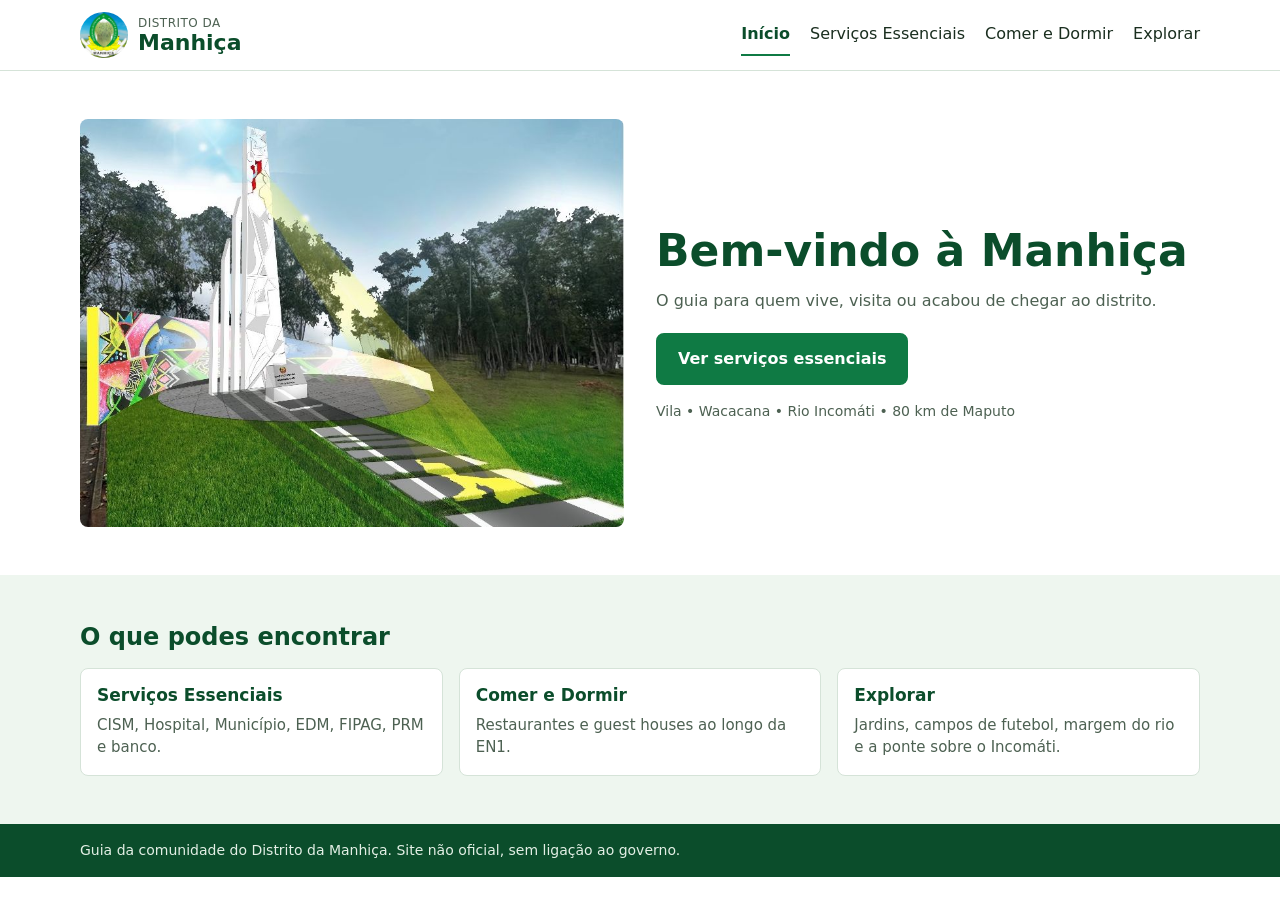
<file: index.html>
<!DOCTYPE html>
<html lang="pt-MZ">
<head>
  <meta charset="UTF-8">
  <meta name="viewport" content="width=device-width, initial-scale=1">
  <title>Manhiça – Guia do Distrito</title>
  <meta name="description" content="Guia da comunidade do Distrito da Manhiça: serviços essenciais, onde comer e dormir e lugares para explorar, para quem vive, visita ou acabou de chegar.">
  <link rel="canonical" href="https://exemplo.com/">
  <link rel="icon" href="favicon.ico" sizes="48x48">
  <link rel="icon" href="favicon-192.png" type="image/png" sizes="192x192">
  <link rel="apple-touch-icon" href="apple-touch-icon.png">
  <meta property="og:type" content="website">
  <meta property="og:locale" content="pt_MZ">
  <meta property="og:site_name" content="Manhiça – Guia do Distrito">
  <meta property="og:title" content="Manhiça – Guia do Distrito">
  <meta property="og:description" content="Guia da comunidade do Distrito da Manhiça: serviços essenciais, onde comer e dormir e lugares para explorar, para quem vive, visita ou acabou de chegar.">
  <meta property="og:url" content="https://exemplo.com/">
  <meta property="og:image" content="https://exemplo.com/og-image.jpg">
  <meta property="og:image:alt" content="Rio Incomáti, Manhiça">
  <meta name="twitter:card" content="summary_large_image">
  <script>document.documentElement.classList.add("js")</script>
  <link rel="stylesheet" href="style.css">
</head>
<body>
<a class="saltar" href="#conteudo">Saltar para o conteúdo</a>
<header class="topo">
  <div class="container topo__linha">
    <a class="marca" href="index.html">
      <img src="logo.png" alt="" width="48" height="46">
      <span><small>Distrito da</small><strong>Manhiça</strong></span>
    </a>
    <button type="button" class="menu-btn" aria-expanded="false" aria-controls="menu-principal" aria-label="Menu"><span></span><span></span><span></span></button>
    <nav id="menu-principal" class="nav" aria-label="Principal"><ul class="menu"><li><a href="index.html" aria-current="page">Início</a></li><li><a href="servicos-essenciais.html">Serviços Essenciais</a></li><li><a href="comer-e-dormir.html">Comer e Dormir</a></li><li><a href="explorar.html">Explorar</a></li></ul></nav>
  </div>
</header>
<main id="conteudo">
<section class="container hero">
  <img src="hero.jpg" alt="Rio Incomáti" width="832" height="760" fetchpriority="high">
  <div>
    <h1>Bem-vindo à Manhiça</h1>
    <p>O guia para quem vive, visita ou acabou de chegar ao distrito.</p>
    <a class="btn" href="servicos-essenciais.html">Ver serviços essenciais</a>
    <p class="detalhe">Vila • Wacacana • Rio Incomáti • 80 km de Maputo</p>
  </div>
</section>
<section class="secao"><div class="container">
  <h2>O que podes encontrar</h2>
  <ul class="grade">
    <li><a class="cartao cartao--link" href="servicos-essenciais.html"><h3>Serviços Essenciais</h3><p>CISM, Hospital, Município, EDM, FIPAG, PRM e banco.</p></a></li>
    <li><a class="cartao cartao--link" href="comer-e-dormir.html"><h3>Comer e Dormir</h3><p>Restaurantes e guest houses ao longo da EN1.</p></a></li>
    <li><a class="cartao cartao--link" href="explorar.html"><h3>Explorar</h3><p>Jardins, campos de futebol, margem do rio e a ponte sobre o Incomáti.</p></a></li>
  </ul>
</div></section>
</main>
<footer class="rodape"><div class="container">Guia da comunidade do Distrito da Manhiça. Site não oficial, sem ligação ao governo.</div></footer>
<script src="script.js"></script>
</body>
</html>
</file>
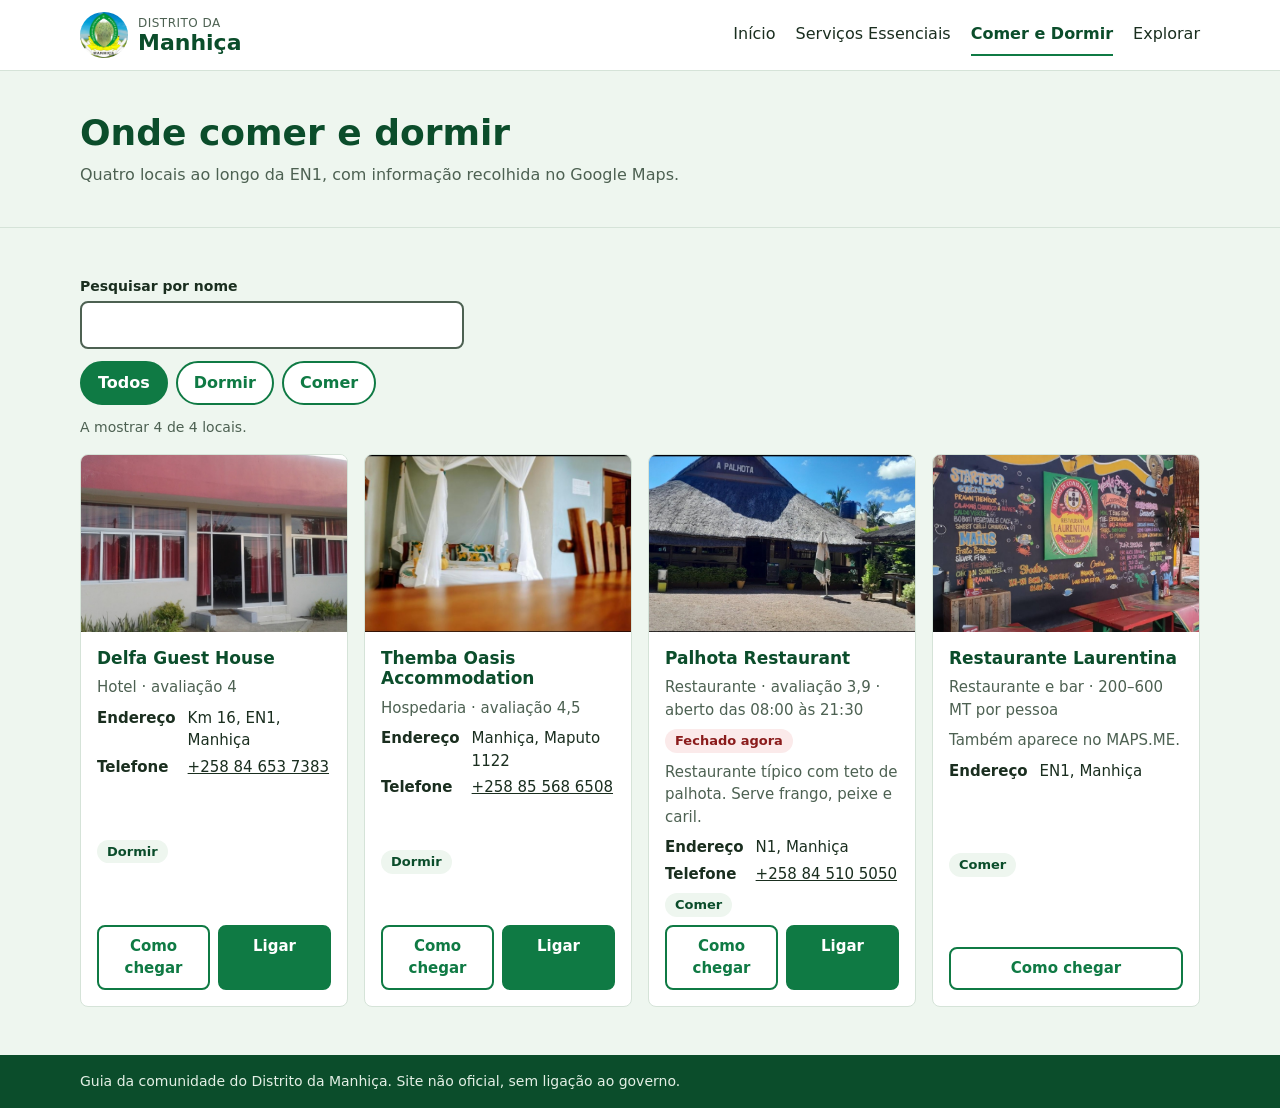
<file: comer-e-dormir.html>
<!DOCTYPE html>
<html lang="pt-MZ">
<head>
  <meta charset="UTF-8">
  <meta name="viewport" content="width=device-width, initial-scale=1">
  <title>Comer e Dormir – Manhiça</title>
  <meta name="description" content="Restaurantes e guest houses ao longo da EN1, na Manhiça, com moradas, telefones e indicações de como chegar.">
  <link rel="canonical" href="https://exemplo.com/comer-e-dormir.html">
  <link rel="icon" href="favicon.ico" sizes="48x48">
  <link rel="icon" href="favicon-192.png" type="image/png" sizes="192x192">
  <link rel="apple-touch-icon" href="apple-touch-icon.png">
  <meta property="og:type" content="website">
  <meta property="og:locale" content="pt_MZ">
  <meta property="og:site_name" content="Manhiça – Guia do Distrito">
  <meta property="og:title" content="Comer e Dormir – Manhiça">
  <meta property="og:description" content="Restaurantes e guest houses ao longo da EN1, na Manhiça, com moradas, telefones e indicações de como chegar.">
  <meta property="og:url" content="https://exemplo.com/comer-e-dormir.html">
  <meta property="og:image" content="https://exemplo.com/og-image.jpg">
  <meta property="og:image:alt" content="Rio Incomáti, Manhiça">
  <meta name="twitter:card" content="summary_large_image">
  <script>document.documentElement.classList.add("js")</script>
  <link rel="stylesheet" href="style.css">
</head>
<body>
<a class="saltar" href="#conteudo">Saltar para o conteúdo</a>
<header class="topo">
  <div class="container topo__linha">
    <a class="marca" href="index.html">
      <img src="logo.png" alt="" width="48" height="46">
      <span><small>Distrito da</small><strong>Manhiça</strong></span>
    </a>
    <button type="button" class="menu-btn" aria-expanded="false" aria-controls="menu-principal" aria-label="Menu"><span></span><span></span><span></span></button>
    <nav id="menu-principal" class="nav" aria-label="Principal"><ul class="menu"><li><a href="index.html">Início</a></li><li><a href="servicos-essenciais.html">Serviços Essenciais</a></li><li><a href="comer-e-dormir.html" aria-current="page">Comer e Dormir</a></li><li><a href="explorar.html">Explorar</a></li></ul></nav>
  </div>
</header>
<main id="conteudo">
<section class="cabecalho"><div class="container"><h1>Onde comer e dormir</h1><p>Quatro locais ao longo da EN1, com informação recolhida no Google Maps.</p></div></section>
<section class="secao"><div class="container">
<div class="busca" data-busca="lista" hidden><label for="busca-lista">Pesquisar por nome</label><input type="search" id="busca-lista" autocomplete="off"></div>
<div class="filtros" role="group" aria-label="Filtrar por categoria" data-filtros="lista" hidden><button type="button" data-filtro="todos" aria-pressed="true">Todos</button><button type="button" data-filtro="dormir" aria-pressed="false">Dormir</button><button type="button" data-filtro="comer" aria-pressed="false">Comer</button></div>
<p class="estado" id="lista-estado" role="status"></p>
<ul class="grade" id="lista">
<li class="cartao" data-cat="dormir"><img src="delfa.jpg" alt="Delfa Guest House" width="800" height="533" loading="lazy"><div class="cartao__corpo"><h2>Delfa Guest House</h2><p>Hotel · avaliação 4</p><dl class="dados"><dt>Endereço</dt><dd>Km 16, EN1, Manhiça</dd><dt>Telefone</dt><dd><a href="tel:+258846537383">+258 84 653 7383</a></dd></dl><span class="etiqueta">Dormir</span><div class="acoes"><a class="btn btn--contorno" href="https://www.google.com/maps/search/?api=1&amp;query=Km+16+EN1+Manhi%C3%A7a" aria-label="Como chegar a Delfa Guest House (Google Maps)">Como chegar</a><a class="btn" href="tel:+258846537383" aria-label="Ligar para Delfa Guest House">Ligar</a></div></div></li>
<li class="cartao" data-cat="dormir"><img src="themba.jpg" alt="Themba Oasis Accommodation" width="800" height="533" loading="lazy"><div class="cartao__corpo"><h2>Themba Oasis Accommodation</h2><p>Hospedaria · avaliação 4,5</p><dl class="dados"><dt>Endereço</dt><dd>Manhiça, Maputo 1122</dd><dt>Telefone</dt><dd><a href="tel:+258855686508">+258 85 568 6508</a></dd></dl><span class="etiqueta">Dormir</span><div class="acoes"><a class="btn btn--contorno" href="https://www.google.com/maps/search/?api=1&amp;query=Themba+Oasis+Manhi%C3%A7a" aria-label="Como chegar a Themba Oasis Accommodation (Google Maps)">Como chegar</a><a class="btn" href="tel:+258855686508" aria-label="Ligar para Themba Oasis Accommodation">Ligar</a></div></div></li>
<li class="cartao" data-cat="comer"><img src="palhota.jpg" alt="Palhota Restaurant" width="800" height="533" loading="lazy"><div class="cartao__corpo"><h2>Palhota Restaurant</h2><p>Restaurante · avaliação 3,9 · aberto das 08:00 às 21:30</p><span class="aberto" data-abre="08:00" data-fecha="21:30" hidden></span><p>Restaurante típico com teto de palhota. Serve frango, peixe e caril.</p><dl class="dados"><dt>Endereço</dt><dd>N1, Manhiça</dd><dt>Telefone</dt><dd><a href="tel:+258845105050">+258 84 510 5050</a></dd></dl><span class="etiqueta">Comer</span><div class="acoes"><a class="btn btn--contorno" href="https://www.google.com/maps/search/?api=1&amp;query=Palhota+Restaurant+N1+Manhi%C3%A7a" aria-label="Como chegar a Palhota Restaurant (Google Maps)">Como chegar</a><a class="btn" href="tel:+258845105050" aria-label="Ligar para Palhota Restaurant">Ligar</a></div></div></li>
<li class="cartao" data-cat="comer"><img src="laurentina.jpg" alt="Restaurante Laurentina" width="800" height="533" loading="lazy"><div class="cartao__corpo"><h2>Restaurante Laurentina</h2><p>Restaurante e bar · 200–600 MT por pessoa</p><p>Também aparece no MAPS.ME.</p><dl class="dados"><dt>Endereço</dt><dd>EN1, Manhiça</dd></dl><span class="etiqueta">Comer</span><div class="acoes"><a class="btn btn--contorno" href="https://www.google.com/maps/search/?api=1&amp;query=Restaurante+Laurentina+EN1+Manhi%C3%A7a" aria-label="Como chegar a Restaurante Laurentina (Google Maps)">Como chegar</a></div></div></li>
</ul>
</div></section>
</main>
<footer class="rodape"><div class="container">Guia da comunidade do Distrito da Manhiça. Site não oficial, sem ligação ao governo.</div></footer>
<script src="script.js"></script>
</body>
</html>
</file>
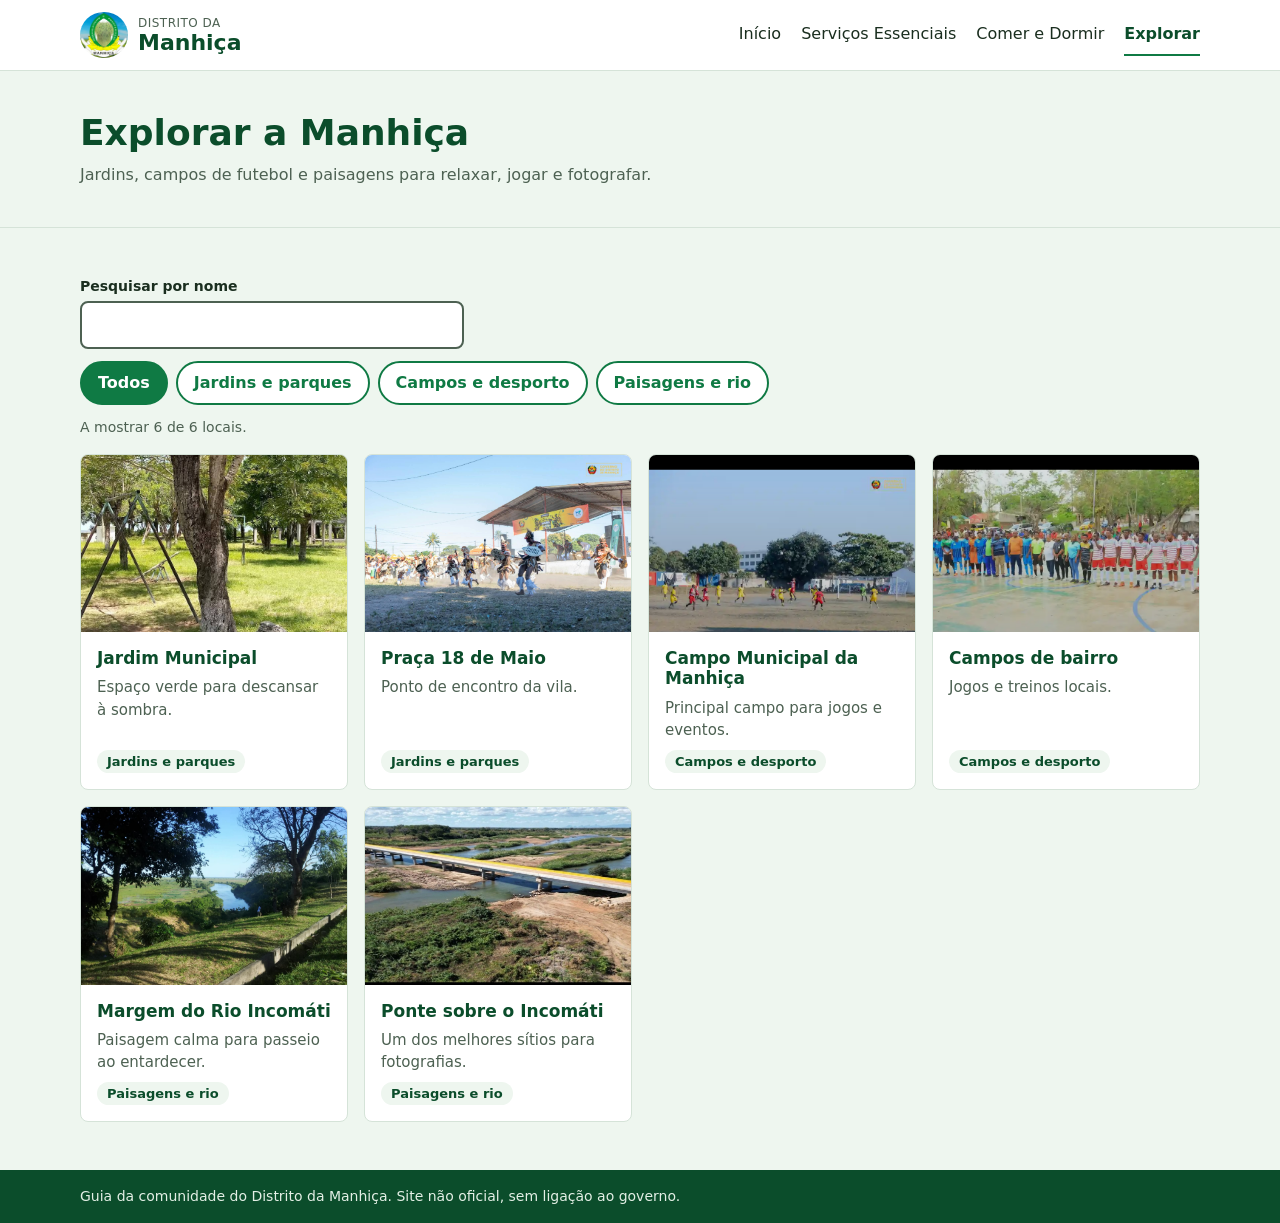
<file: explorar.html>
<!DOCTYPE html>
<html lang="pt-MZ">
<head>
  <meta charset="UTF-8">
  <meta name="viewport" content="width=device-width, initial-scale=1">
  <title>Explorar – Distrito da Manhiça</title>
  <meta name="description" content="Jardins, campos de futebol, a margem do Rio Incomáti e a ponte sobre o Incomáti: lugares para visitar na Manhiça.">
  <link rel="canonical" href="https://exemplo.com/explorar.html">
  <link rel="icon" href="favicon.ico" sizes="48x48">
  <link rel="icon" href="favicon-192.png" type="image/png" sizes="192x192">
  <link rel="apple-touch-icon" href="apple-touch-icon.png">
  <meta property="og:type" content="website">
  <meta property="og:locale" content="pt_MZ">
  <meta property="og:site_name" content="Manhiça – Guia do Distrito">
  <meta property="og:title" content="Explorar – Distrito da Manhiça">
  <meta property="og:description" content="Jardins, campos de futebol, a margem do Rio Incomáti e a ponte sobre o Incomáti: lugares para visitar na Manhiça.">
  <meta property="og:url" content="https://exemplo.com/explorar.html">
  <meta property="og:image" content="https://exemplo.com/og-image.jpg">
  <meta property="og:image:alt" content="Rio Incomáti, Manhiça">
  <meta name="twitter:card" content="summary_large_image">
  <script>document.documentElement.classList.add("js")</script>
  <link rel="stylesheet" href="style.css">
</head>
<body>
<a class="saltar" href="#conteudo">Saltar para o conteúdo</a>
<header class="topo">
  <div class="container topo__linha">
    <a class="marca" href="index.html">
      <img src="logo.png" alt="" width="48" height="46">
      <span><small>Distrito da</small><strong>Manhiça</strong></span>
    </a>
    <button type="button" class="menu-btn" aria-expanded="false" aria-controls="menu-principal" aria-label="Menu"><span></span><span></span><span></span></button>
    <nav id="menu-principal" class="nav" aria-label="Principal"><ul class="menu"><li><a href="index.html">Início</a></li><li><a href="servicos-essenciais.html">Serviços Essenciais</a></li><li><a href="comer-e-dormir.html">Comer e Dormir</a></li><li><a href="explorar.html" aria-current="page">Explorar</a></li></ul></nav>
  </div>
</header>
<main id="conteudo">
<section class="cabecalho"><div class="container"><h1>Explorar a Manhiça</h1><p>Jardins, campos de futebol e paisagens para relaxar, jogar e fotografar.</p></div></section>
<section class="secao"><div class="container">
<div class="busca" data-busca="lista" hidden><label for="busca-lista">Pesquisar por nome</label><input type="search" id="busca-lista" autocomplete="off"></div>
<div class="filtros" role="group" aria-label="Filtrar por categoria" data-filtros="lista" hidden><button type="button" data-filtro="todos" aria-pressed="true">Todos</button><button type="button" data-filtro="jardins" aria-pressed="false">Jardins e parques</button><button type="button" data-filtro="campos" aria-pressed="false">Campos e desporto</button><button type="button" data-filtro="paisagens" aria-pressed="false">Paisagens e rio</button></div>
<p class="estado" id="lista-estado" role="status"></p>
<ul class="grade" id="lista">
<li class="cartao" data-cat="jardins"><img src="jardim-municipal.jpg" alt="Jardim Municipal" width="800" height="533" loading="lazy"><div class="cartao__corpo"><h2>Jardim Municipal</h2><p>Espaço verde para descansar à sombra.</p><span class="etiqueta">Jardins e parques</span></div></li>
<li class="cartao" data-cat="jardins"><img src="praca.jpg" alt="Praça 18 de Maio" width="800" height="533" loading="lazy"><div class="cartao__corpo"><h2>Praça 18 de Maio</h2><p>Ponto de encontro da vila.</p><span class="etiqueta">Jardins e parques</span></div></li>
<li class="cartao" data-cat="campos"><img src="campo-municipal.jpg" alt="Campo Municipal da Manhiça" width="800" height="533" loading="lazy"><div class="cartao__corpo"><h2>Campo Municipal da Manhiça</h2><p>Principal campo para jogos e eventos.</p><span class="etiqueta">Campos e desporto</span></div></li>
<li class="cartao" data-cat="campos"><img src="campo-futsal.jpg" alt="Campos de bairro" width="800" height="533" loading="lazy"><div class="cartao__corpo"><h2>Campos de bairro</h2><p>Jogos e treinos locais.</p><span class="etiqueta">Campos e desporto</span></div></li>
<li class="cartao" data-cat="paisagens"><img src="margem-rio.jpg" alt="Margem do Rio Incomáti" width="800" height="533" loading="lazy"><div class="cartao__corpo"><h2>Margem do Rio Incomáti</h2><p>Paisagem calma para passeio ao entardecer.</p><span class="etiqueta">Paisagens e rio</span></div></li>
<li class="cartao" data-cat="paisagens"><img src="ponte.jpg" alt="Ponte sobre o Incomáti" width="800" height="533" loading="lazy"><div class="cartao__corpo"><h2>Ponte sobre o Incomáti</h2><p>Um dos melhores sítios para fotografias.</p><span class="etiqueta">Paisagens e rio</span></div></li>
</ul>
</div></section>
</main>
<footer class="rodape"><div class="container">Guia da comunidade do Distrito da Manhiça. Site não oficial, sem ligação ao governo.</div></footer>
<script src="script.js"></script>
</body>
</html>
</file>
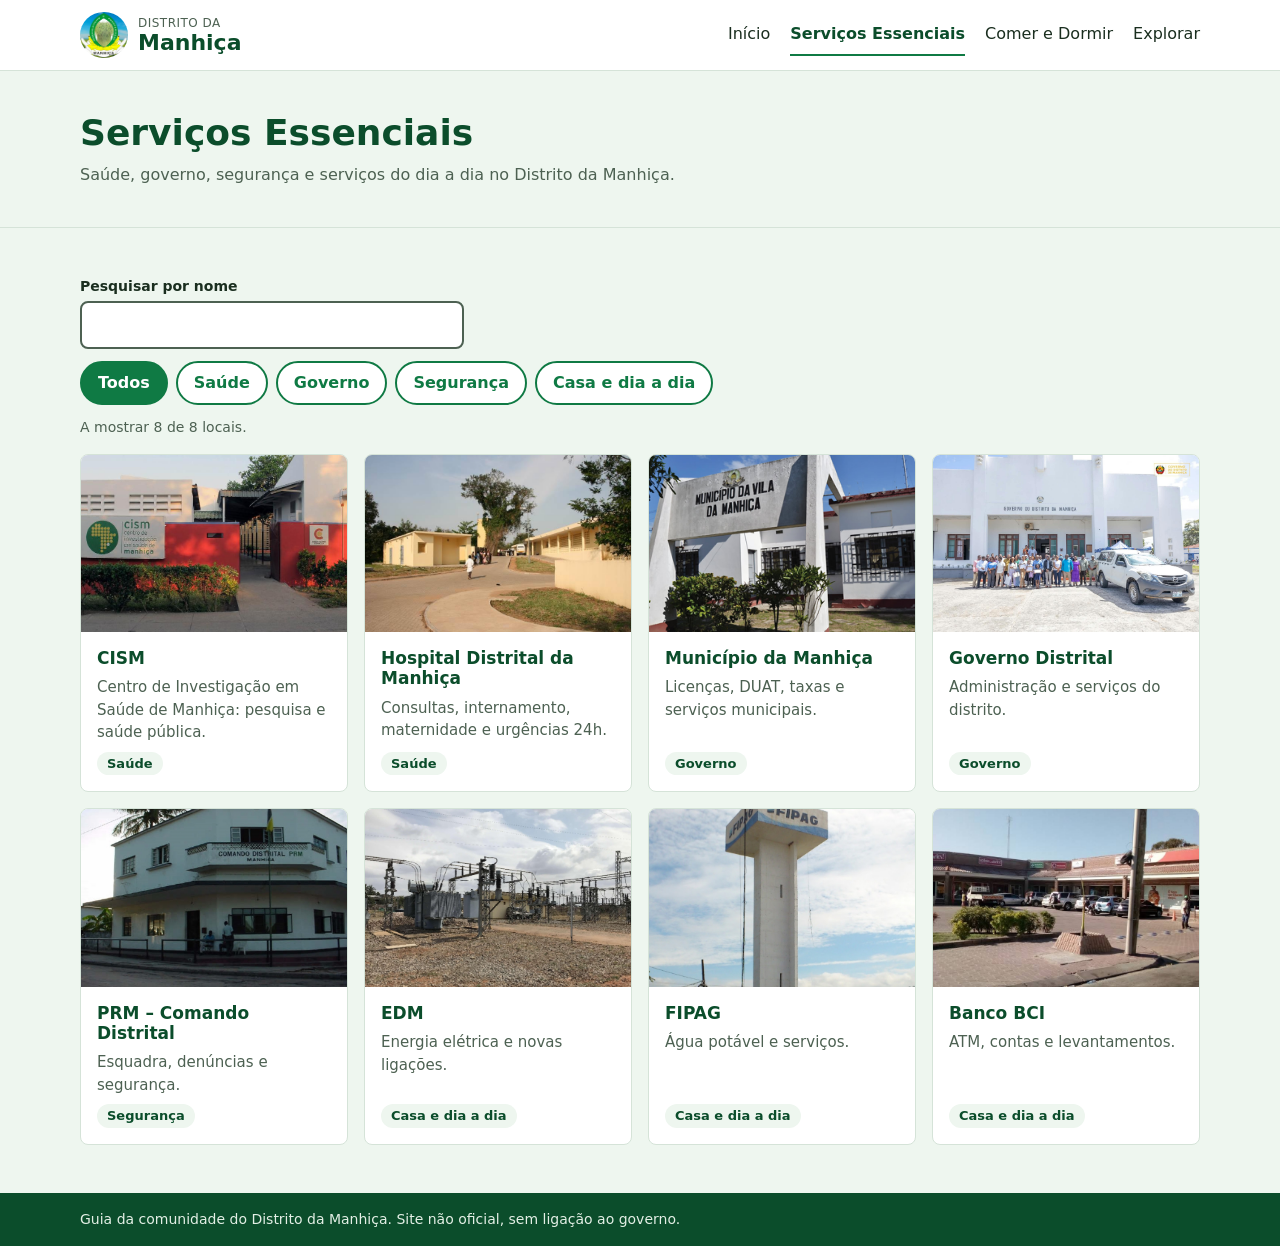
<file: servicos-essenciais.html>
<!DOCTYPE html>
<html lang="pt-MZ">
<head>
  <meta charset="UTF-8">
  <meta name="viewport" content="width=device-width, initial-scale=1">
  <title>Serviços Essenciais – Distrito da Manhiça</title>
  <meta name="description" content="Hospital, CISM, Município, Governo Distrital, PRM, EDM, FIPAG e banco: os serviços essenciais do Distrito da Manhiça num só lugar.">
  <link rel="canonical" href="https://exemplo.com/servicos-essenciais.html">
  <link rel="icon" href="favicon.ico" sizes="48x48">
  <link rel="icon" href="favicon-192.png" type="image/png" sizes="192x192">
  <link rel="apple-touch-icon" href="apple-touch-icon.png">
  <meta property="og:type" content="website">
  <meta property="og:locale" content="pt_MZ">
  <meta property="og:site_name" content="Manhiça – Guia do Distrito">
  <meta property="og:title" content="Serviços Essenciais – Distrito da Manhiça">
  <meta property="og:description" content="Hospital, CISM, Município, Governo Distrital, PRM, EDM, FIPAG e banco: os serviços essenciais do Distrito da Manhiça num só lugar.">
  <meta property="og:url" content="https://exemplo.com/servicos-essenciais.html">
  <meta property="og:image" content="https://exemplo.com/og-image.jpg">
  <meta property="og:image:alt" content="Rio Incomáti, Manhiça">
  <meta name="twitter:card" content="summary_large_image">
  <script>document.documentElement.classList.add("js")</script>
  <link rel="stylesheet" href="style.css">
</head>
<body>
<a class="saltar" href="#conteudo">Saltar para o conteúdo</a>
<header class="topo">
  <div class="container topo__linha">
    <a class="marca" href="index.html">
      <img src="logo.png" alt="" width="48" height="46">
      <span><small>Distrito da</small><strong>Manhiça</strong></span>
    </a>
    <button type="button" class="menu-btn" aria-expanded="false" aria-controls="menu-principal" aria-label="Menu"><span></span><span></span><span></span></button>
    <nav id="menu-principal" class="nav" aria-label="Principal"><ul class="menu"><li><a href="index.html">Início</a></li><li><a href="servicos-essenciais.html" aria-current="page">Serviços Essenciais</a></li><li><a href="comer-e-dormir.html">Comer e Dormir</a></li><li><a href="explorar.html">Explorar</a></li></ul></nav>
  </div>
</header>
<main id="conteudo">
<section class="cabecalho"><div class="container"><h1>Serviços Essenciais</h1><p>Saúde, governo, segurança e serviços do dia a dia no Distrito da Manhiça.</p></div></section>
<section class="secao"><div class="container">
<div class="busca" data-busca="lista" hidden><label for="busca-lista">Pesquisar por nome</label><input type="search" id="busca-lista" autocomplete="off"></div>
<div class="filtros" role="group" aria-label="Filtrar por categoria" data-filtros="lista" hidden><button type="button" data-filtro="todos" aria-pressed="true">Todos</button><button type="button" data-filtro="saude" aria-pressed="false">Saúde</button><button type="button" data-filtro="governo" aria-pressed="false">Governo</button><button type="button" data-filtro="seguranca" aria-pressed="false">Segurança</button><button type="button" data-filtro="casa" aria-pressed="false">Casa e dia a dia</button></div>
<p class="estado" id="lista-estado" role="status"></p>
<ul class="grade" id="lista">
<li class="cartao" data-cat="saude"><img src="cism.jpg" alt="CISM" width="800" height="533" loading="lazy"><div class="cartao__corpo"><h2>CISM</h2><p>Centro de Investigação em Saúde de Manhiça: pesquisa e saúde pública.</p><span class="etiqueta">Saúde</span></div></li>
<li class="cartao" data-cat="saude"><img src="hospital.jpg" alt="Hospital Distrital da Manhiça" width="800" height="533" loading="lazy"><div class="cartao__corpo"><h2>Hospital Distrital da Manhiça</h2><p>Consultas, internamento, maternidade e urgências 24h.</p><span class="etiqueta">Saúde</span></div></li>
<li class="cartao" data-cat="governo"><img src="municipio.jpg" alt="Município da Manhiça" width="800" height="533" loading="lazy"><div class="cartao__corpo"><h2>Município da Manhiça</h2><p>Licenças, DUAT, taxas e serviços municipais.</p><span class="etiqueta">Governo</span></div></li>
<li class="cartao" data-cat="governo"><img src="governo.jpg" alt="Governo Distrital" width="800" height="533" loading="lazy"><div class="cartao__corpo"><h2>Governo Distrital</h2><p>Administração e serviços do distrito.</p><span class="etiqueta">Governo</span></div></li>
<li class="cartao" data-cat="seguranca"><img src="prm.jpg" alt="PRM – Comando Distrital" width="800" height="533" loading="lazy"><div class="cartao__corpo"><h2>PRM – Comando Distrital</h2><p>Esquadra, denúncias e segurança.</p><span class="etiqueta">Segurança</span></div></li>
<li class="cartao" data-cat="casa"><img src="edm.jpg" alt="EDM" width="800" height="533" loading="lazy"><div class="cartao__corpo"><h2>EDM</h2><p>Energia elétrica e novas ligações.</p><span class="etiqueta">Casa e dia a dia</span></div></li>
<li class="cartao" data-cat="casa"><img src="fipag.jpg" alt="FIPAG" width="800" height="533" loading="lazy"><div class="cartao__corpo"><h2>FIPAG</h2><p>Água potável e serviços.</p><span class="etiqueta">Casa e dia a dia</span></div></li>
<li class="cartao" data-cat="casa"><img src="banco.jpg" alt="Banco BCI" width="800" height="533" loading="lazy"><div class="cartao__corpo"><h2>Banco BCI</h2><p>ATM, contas e levantamentos.</p><span class="etiqueta">Casa e dia a dia</span></div></li>
</ul>
</div></section>
</main>
<footer class="rodape"><div class="container">Guia da comunidade do Distrito da Manhiça. Site não oficial, sem ligação ao governo.</div></footer>
<script src="script.js"></script>
</body>
</html>
</file>
<file: style.css>
/* Variáveis: todas as cores e o espaçamento base vivem aqui */
:root {
  --verde: #0f7a44;
  --verde-escuro: #0b4d2b;
  --texto: #1a2e1f;
  --suave: #4d6152;
  --fundo: #eef6ef;
  --borda: #d5e3d8;
  --espaco: clamp(1rem, 4vw, 2rem);
}

*, *::before, *::after { box-sizing: border-box; }

body {
  margin: 0;
  font-family: system-ui, -apple-system, "Segoe UI", Roboto, sans-serif;
  line-height: 1.5;
  color: var(--texto);
}

img { display: block; max-width: 100%; height: auto; }
a { color: inherit; }
h1, h2, h3 { margin: 0; line-height: 1.2; color: var(--verde-escuro); }
p { margin: 0; }

.container { width: min(100% - 2 * var(--espaco), 70rem); margin-inline: auto; }

.saltar { position: absolute; left: -999px; }
.saltar:focus { left: 0.5rem; top: 0.5rem; padding: 0.5rem 1rem; background: #fff; z-index: 10; }

a:focus-visible, button:focus-visible { outline: 3px solid var(--verde); outline-offset: 2px; }

/* Topo */
.topo { position: sticky; top: 0; z-index: 5; border-bottom: 1px solid var(--borda); background: #fff; }
.topo__linha { display: flex; flex-wrap: wrap; align-items: center; justify-content: space-between; gap: 0.5rem 1.5rem; padding-block: 0.75rem; }
.marca { display: flex; align-items: center; gap: 0.625rem; text-decoration: none; }
.marca img { border-radius: 50%; }
.marca small { display: block; font-size: 0.75rem; text-transform: uppercase; letter-spacing: 0.04em; color: var(--suave); }
.marca strong { font-size: 1.375rem; color: var(--verde-escuro); line-height: 1; }
.menu { display: flex; flex-wrap: wrap; gap: 0.25rem 1.25rem; margin: 0; padding: 0; list-style: none; }
.menu a { display: inline-block; padding-block: 0.5rem; text-decoration: none; border-bottom: 2px solid transparent; }
.menu a:hover { border-color: var(--borda); }
.menu a[aria-current="page"] { border-color: var(--verde); font-weight: 700; color: var(--verde-escuro); }

/* Botões e links de ação */
.btn { display: inline-block; padding: 0.75rem 1.25rem; border: 2px solid var(--verde); border-radius: 0.5rem; background: var(--verde); color: #fff; font-weight: 700; text-align: center; text-decoration: none; }
.btn:hover { background: var(--verde-escuro); border-color: var(--verde-escuro); }
.btn--contorno { background: #fff; color: var(--verde); }
.btn--contorno:hover { background: var(--fundo); color: var(--verde-escuro); }

/* Início */
.hero { display: grid; grid-template-columns: repeat(auto-fit, minmax(min(100%, 20rem), 1fr)); gap: var(--espaco); align-items: center; padding-block: calc(var(--espaco) * 1.5); }
.hero img { width: 100%; aspect-ratio: 4 / 3; object-fit: cover; border-radius: 0.5rem; }
.hero h1 { font-size: clamp(2rem, 6vw, 2.75rem); }
.hero p { margin-block: 0.75rem 1.25rem; color: var(--suave); }
.hero .detalhe { margin: 1rem 0 0; font-size: 0.875rem; }

/* Secções */
.secao { padding-block: calc(var(--espaco) * 1.5); background: var(--fundo); }
.secao > .container > h2 { margin-bottom: 1rem; }
.cabecalho { padding-block: calc(var(--espaco) * 1.25); background: var(--fundo); border-bottom: 1px solid var(--borda); }
.cabecalho h1 { font-size: clamp(1.75rem, 5vw, 2.25rem); }
.cabecalho p { margin-top: 0.5rem; max-width: 42rem; color: var(--suave); }

/* Filtros */
.filtros { display: flex; flex-wrap: wrap; gap: 0.5rem; margin-bottom: 0.75rem; }
.filtros[hidden] { display: none; }
.filtros button { padding: 0.5rem 1rem; border: 2px solid var(--verde); border-radius: 2rem; background: #fff; color: var(--verde); font: inherit; font-weight: 700; cursor: pointer; }
.filtros button[aria-pressed="true"] { background: var(--verde); color: #fff; }
.estado { margin-bottom: 1rem; font-size: 0.875rem; color: var(--suave); }

/* Cartões: a grelha adapta-se ao espaço, sem breakpoints */
.grade { display: grid; grid-template-columns: repeat(auto-fit, minmax(min(100%, 16rem), 1fr)); gap: 1rem; margin: 0; padding: 0; list-style: none; }
.cartao { display: flex; flex-direction: column; overflow: hidden; border: 1px solid var(--borda); border-radius: 0.5rem; background: #fff; }
.cartao[hidden] { display: none; }
.cartao img { width: 100%; aspect-ratio: 3 / 2; object-fit: cover; }
.cartao__corpo { display: flex; flex: 1; flex-direction: column; gap: 0.5rem; padding: 1rem; }
.cartao h2, .cartao h3 { font-size: 1.0625rem; }
.cartao p { color: var(--suave); font-size: 0.9375rem; }
.cartao--link { padding: 1rem; gap: 0.5rem; text-decoration: none; }
.cartao--link:hover { border-color: var(--verde); }
.etiqueta { align-self: flex-start; margin-top: auto; padding: 0.125rem 0.625rem; border-radius: 1rem; background: var(--fundo); color: var(--verde-escuro); font-size: 0.8125rem; font-weight: 700; }

/* Dados de contacto (Comer e Dormir) */
.dados { display: grid; grid-template-columns: auto 1fr; gap: 0.25rem 0.75rem; margin: 0; font-size: 0.9375rem; }
.dados dt { font-weight: 700; }
.dados dd { margin: 0; }
.acoes { display: flex; flex-wrap: wrap; gap: 0.5rem; margin-top: auto; }
.acoes .btn { flex: 1; padding: 0.5rem 0.75rem; font-size: 0.9375rem; }

/* Rodapé */
.rodape { padding-block: 1rem; background: var(--verde-escuro); color: #e3efe5; font-size: 0.875rem; }

/* Menu hambúrguer: só aparece em ecrãs pequenos e só se o JS estiver ativo */
.menu-btn { display: none; flex-direction: column; justify-content: center; gap: 5px; width: 2.75rem; height: 2.75rem; padding: 0 0.625rem; border: 2px solid var(--verde); border-radius: 0.5rem; background: #fff; cursor: pointer; }
.menu-btn span { height: 2px; border-radius: 2px; background: var(--verde-escuro); transition: transform 0.2s, opacity 0.2s; }
.menu-btn[aria-expanded="true"] span:nth-child(1) { transform: translateY(7px) rotate(45deg); }
.menu-btn[aria-expanded="true"] span:nth-child(2) { opacity: 0; }
.menu-btn[aria-expanded="true"] span:nth-child(3) { transform: translateY(-7px) rotate(-45deg); }

@media (max-width: 40em) {
  .js .menu-btn { display: flex; }
  .js .nav { display: none; flex-basis: 100%; }
  .js .nav.nav--aberto { display: block; }
  .js .menu { flex-direction: column; gap: 0; }
  .js .menu li + li { border-top: 1px solid var(--borda); }
  .js .menu a { display: block; padding-block: 0.875rem; border-bottom: 0; }
  .js .menu a[aria-current="page"] { color: var(--verde); }
}
@media (prefers-reduced-motion: reduce) { .menu-btn span { transition: none; } }

/* Pesquisa por nome */
.busca { display: grid; gap: 0.25rem; max-width: 24rem; margin-bottom: 0.75rem; }
.busca[hidden] { display: none; }
.busca label { font-size: 0.875rem; font-weight: 700; }
.busca input { padding: 0.625rem 0.75rem; border: 2px solid var(--suave); border-radius: 0.5rem; font: inherit; }

/* Selo "aberto agora" */
.aberto { align-self: flex-start; padding: 0.125rem 0.625rem; border-radius: 1rem; font-size: 0.8125rem; font-weight: 700; }
.aberto[hidden] { display: none; }
.aberto--sim { background: var(--fundo); color: var(--verde-escuro); }
.aberto--nao { background: #fbeaea; color: #8a1c1c; }
</file>
